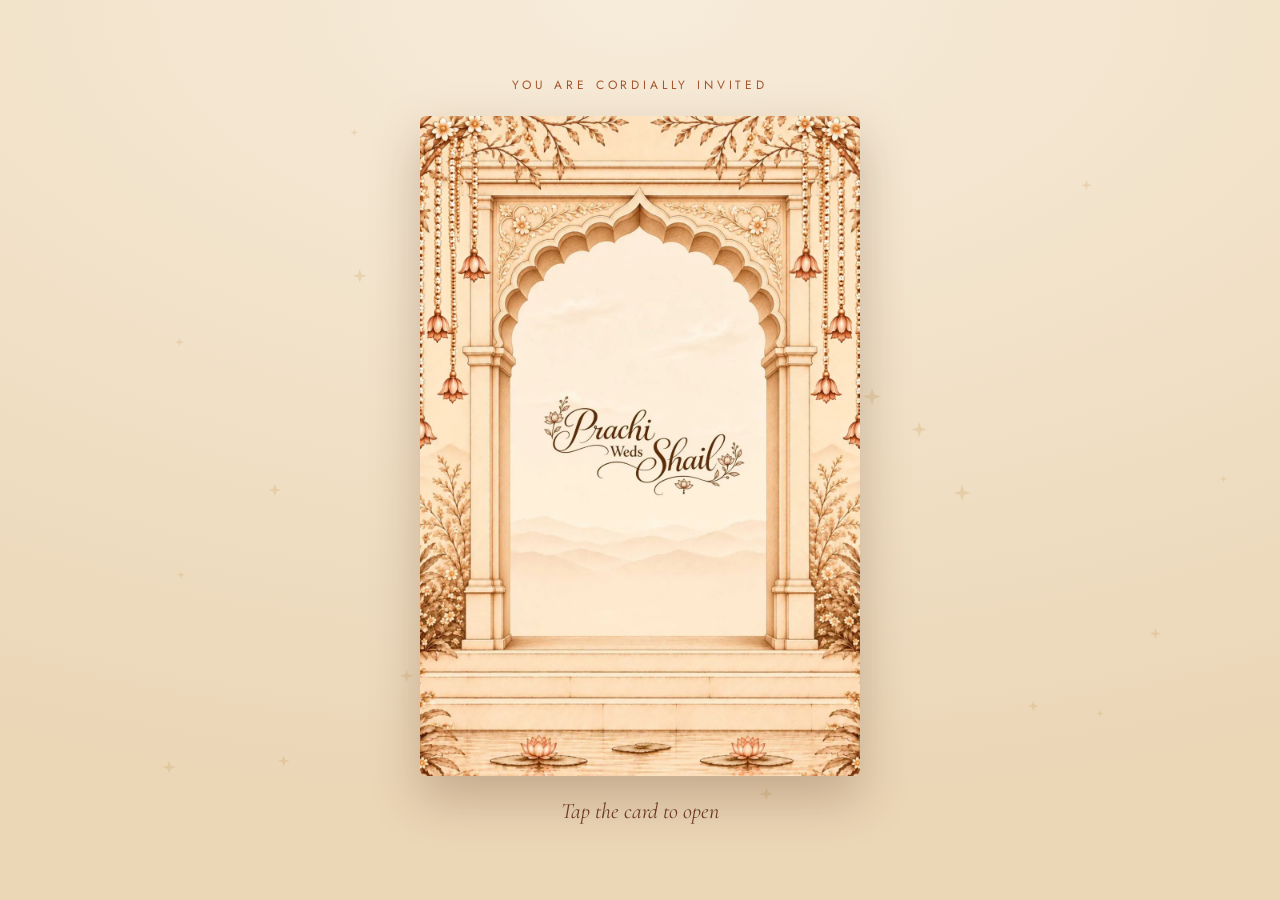
<file: index.html>
<!doctype html>
<html lang="en">
<head>
<meta charset="utf-8">
<meta name="viewport" content="width=device-width, initial-scale=1, viewport-fit=cover">
<title>Prachi &amp; Shail Wedding Invite</title>
<link rel="icon" href="data:,">
<link rel="preload" href="cards/cover-base.webp" as="image" type="image/webp" fetchpriority="high">
<link rel="preconnect" href="https://fonts.googleapis.com">
<link rel="preconnect" href="https://fonts.gstatic.com" crossorigin>
<link rel="stylesheet" href="https://fonts.googleapis.com/css2?family=Cormorant+Garamond:ital,wght@1,500&family=Jost:wght@400;500&display=swap">
<link rel="stylesheet" href="invite.css?v=20261111">
<meta name="description" content="With joy in our hearts, we warmly request the honour of your presence as we celebrate the wedding of Prachi and Shail. 23 to 25 December 2026, Anand, Gujarat.">
<meta name="theme-color" content="#f7ecda">
<meta property="og:type" content="website">
<meta property="og:site_name" content="Prachi &amp; Shail">
<meta property="og:title" content="Prachi &amp; Shail | Wedding Invitation">
<meta property="og:description" content="With joy in our hearts, we warmly request the honour of your presence as we celebrate the wedding of Prachi and Shail. 23 to 25 December 2026, Anand, Gujarat.">
<meta property="og:image" content="https://ppanchasara.github.io/prachi-weds-shail/og-image.jpg">
<meta property="og:image:secure_url" content="https://ppanchasara.github.io/prachi-weds-shail/og-image.jpg">
<meta property="og:image:type" content="image/jpeg">
<meta property="og:image:width" content="1200">
<meta property="og:image:height" content="630">
<meta property="og:image:alt" content="Prachi weds Shail wedding invitation">
<meta property="og:url" content="https://ppanchasara.github.io/prachi-weds-shail/">
<meta name="twitter:card" content="summary_large_image">
<meta name="twitter:title" content="Prachi &amp; Shail | Wedding Invitation">
<meta name="twitter:description" content="With joy in our hearts, we warmly request the honour of your presence as we celebrate the wedding of Prachi and Shail. 23 to 25 December 2026, Anand, Gujarat.">
<meta name="twitter:image" content="https://ppanchasara.github.io/prachi-weds-shail/og-image.jpg">
</head>
<body>

<div class="sky" id="sky" aria-hidden="true"></div>
<canvas id="petals" aria-hidden="true"></canvas>

<main style="height:100%">
  <section class="stage" id="stage" aria-label="Invitation cards" inert>
    <div class="bar">
      <button class="round back" id="back" type="button" aria-label="Back to the envelope" title="Back to the envelope"><svg viewBox="0 0 24 24" fill="none" stroke="currentColor" stroke-width="1.6" stroke-linecap="round" stroke-linejoin="round" aria-hidden="true"><rect x="3" y="5" width="18" height="14" rx="2"/><path d="M3 7l9 6 9-6"/></svg></button>
      <button class="round sound" id="sound" type="button" aria-pressed="true" aria-label="Mute music" title="Mute music"><svg viewBox="0 0 24 24" fill="none" stroke="currentColor" stroke-width="1.6" stroke-linecap="round" stroke-linejoin="round" aria-hidden="true"><path d="M4 9.5h3.5L12 5.5v13l-4.5-4H4z"/><path class="on" d="M15.5 9a4 4 0 0 1 0 6M18 6.5a7.5 7.5 0 0 1 0 11"/><path class="off" d="M16 9.5l5 5M21 9.5l-5 5"/></svg></button>
    </div>
    <nav class="tabs" id="tabs" aria-label="Invitation sections"></nav>
    <div class="viewport">
      <div class="track" id="track" tabindex="0" aria-label="Invitation cards: tap or swipe for the next one, pinch to zoom in">
        <article class="slide" data-tab="Wedding" data-sub="25 Dec" data-where="Aarambh Party Plot, B/h Akshar Farm, Anand" data-q="Aarambh party plot Anand" data-ll="22.5459774,72.9492228" data-pid="ChIJVSWIbZpNXjkR03FnlwYd9Co">
          <picture><source srcset="cards/wedding.webp" type="image/webp"><img src="cards/wedding.jpg" alt="Mangal Parinay of Prachi and Shail, 25 December 2026. Jaan Aagman 5:00 pm, Hast Melap 6:00 pm, followed by dinner, at Aarambh Party Plot, behind Akshar Farm, Anand. No gifts, only blessings." decoding="async" fetchpriority="low"></picture>
        </article>
        <article class="slide" data-tab="Mehendi" data-sub="23 Dec" data-where="Kalrav Nature Park, Vehrakhadi, Anand" data-q="Kalrav Nature Park Kherda" data-ll="22.524055,73.088278" data-pid="ChIJD9JkPAA1XjkRq6c7IEMFHyQ">
          <picture><source srcset="cards/mehendi.webp" type="image/webp"><img src="cards/mehendi.jpg" alt="Mehendi ka Rang, 23 December 2026 at 5:00 pm, followed by dinner, at Kalrav Nature Park, Vehrakhadi, Anand." decoding="async" fetchpriority="low"></picture>
        </article>
        <article class="slide" data-tab="Haldi" data-sub="24 Dec" data-where="Parijat Party Plot, B/h Akshar Farm, Anand" data-q="Parijat Party Plot Anand" data-ll="22.5476311,72.9488855" data-pid="ChIJh4Avbj5NXjkRNtnHjWjsErw">
          <picture><source srcset="cards/haldi.webp" type="image/webp"><img src="cards/haldi.jpg" alt="Mangalik Avsaro: Grah Shanti, Mandap Muhurt and Haldi on 24 December 2026 from 8:00 am, followed by lunch, at Parijat, behind Akshar Farm, Anand." decoding="async" fetchpriority="low"></picture>
        </article>
        <article class="slide" data-tab="Sangeet" data-sub="24 Dec" data-where="Aarambh Party Plot, B/h Akshar Farm, Anand" data-q="Aarambh party plot Anand" data-ll="22.5459774,72.9492228" data-pid="ChIJVSWIbZpNXjkR03FnlwYd9Co">
          <picture><source srcset="cards/sangeet.webp" type="image/webp"><img src="cards/sangeet.jpg" alt="Sangeet Soirée, 24 December 2026 at 6:30 pm, followed by dinner, at Aarambh Party Plot, behind Akshar Farm, Anand." decoding="async" fetchpriority="low"></picture>
        </article>
        <article class="slide" data-tab="Warm regards" data-sub="With love" data-where="" data-q="">
          <picture><source srcset="cards/regards.webp" type="image/webp"><img src="cards/regards.jpg" alt="Prachi weds Shail. Warm regards from Hansa and Yoginbhai Panchasara, Jagruti and Ar. Dhaval Panchasara, Hansu Associates, Anand." decoding="async" fetchpriority="low"></picture>
        </article>
      </div>
      <button class="arrow prev" id="prev" type="button" aria-label="Previous card">&#8249;</button>
      <button class="arrow next" id="next" type="button" aria-label="Next card">&#8250;</button>
    </div>
    <p class="hint-line" id="hint-line">Tap or swipe the card to shuffle</p>
    <div class="foot" id="foot" hidden>
      <p class="where" id="where"></p>
      <a class="go" id="go" href="#" target="_blank" rel="noopener">View location</a>
    </div>
  </section>
</main>

<section class="intro" id="intro" aria-label="Wedding invitation cover">
  <p class="eyebrow">You are cordially invited</p>
  <button class="envelope" id="open" type="button" aria-label="Open the invitation">
    <picture><source srcset="cards/cover-base.webp" type="image/webp"><img src="cards/cover-base.jpg" alt="Prachi weds Shail, written inside a carved sandstone arch hung with garlands of brass bells" fetchpriority="high"></picture>
    <img class="bell" src="cards/bells/bell-l5.webp" alt="" style="left:-4.000%;top:15.879%;width:8.091%;height:34.727%;--ox:49.4%;--oy:0.5%;--a0:0.0deg;--a1:-1.5deg;--dur:3.65s;--delay:-0.55s">
    <img class="bell" src="cards/bells/bell-r5.webp" alt="" style="left:95.909%;top:15.879%;width:8.273%;height:34.727%;--ox:49.5%;--oy:0.5%;--a0:0.0deg;--a1:1.5deg;--dur:4.11s;--delay:-0.30s">
    <img class="bell" src="cards/bells/bell-l234.webp" alt="" style="left:1.455%;top:5.879%;width:10.091%;height:37.939%;--ox:48.6%;--oy:1.3%;--a0:0.0deg;--a1:-1.5deg;--dur:3.95s;--delay:-1.44s">
    <img class="bell" src="cards/bells/bell-l1.webp" alt="" style="left:8.455%;top:5.576%;width:8.000%;height:19.818%;--ox:47.7%;--oy:0.9%;--a0:-1.4deg;--a1:1.4deg;--dur:3.28s;--delay:-1.66s">
    <img class="bell" src="cards/bells/bell-r234.webp" alt="" style="left:88.455%;top:5.879%;width:10.091%;height:37.879%;--ox:50.5%;--oy:1.3%;--a0:-0.0deg;--a1:1.5deg;--dur:3.25s;--delay:-1.41s">
    <img class="bell" src="cards/bells/bell-r1.webp" alt="" style="left:83.545%;top:5.576%;width:8.000%;height:19.758%;--ox:51.1%;--oy:0.9%;--a0:1.4deg;--a1:-1.4deg;--dur:3.30s;--delay:-0.30s">
  </button>
  <p class="hint">Tap the card to open</p>
</section>

<audio id="music" src="music.mp3" loop preload="auto"></audio>
<script src="invite.js?v=20261111"></script>

</body>
</html>
</file>
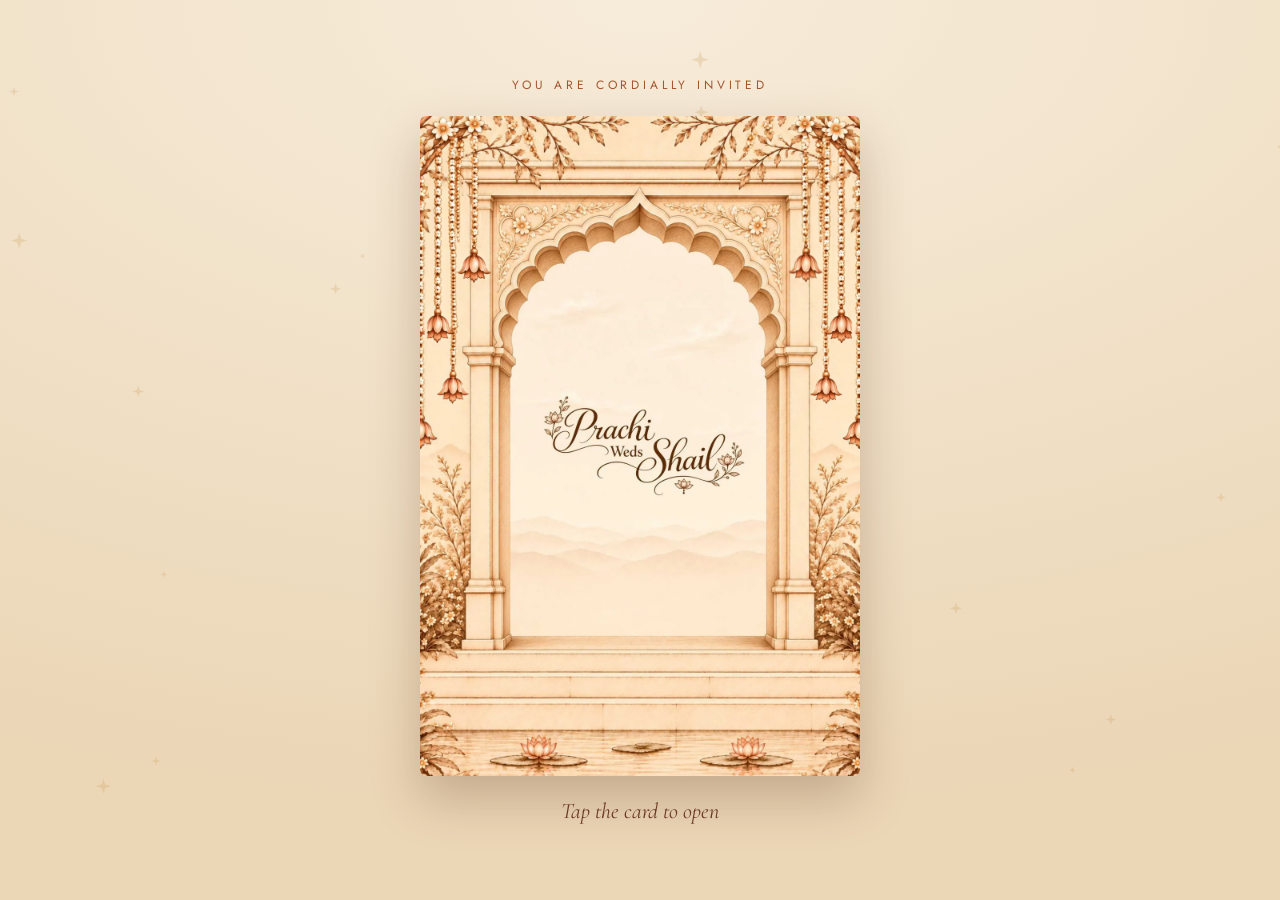
<file: grah-shanti-wedding/index.html>
<!doctype html>
<html lang="en">
<head>
<meta charset="utf-8">
<meta name="viewport" content="width=device-width, initial-scale=1, viewport-fit=cover">
<title>Prachi &amp; Shail Wedding Invite</title>
<link rel="icon" href="data:,">
<link rel="preload" href="../cards/cover-base.webp" as="image" type="image/webp" fetchpriority="high">
<link rel="preconnect" href="https://fonts.googleapis.com">
<link rel="preconnect" href="https://fonts.gstatic.com" crossorigin>
<link rel="stylesheet" href="https://fonts.googleapis.com/css2?family=Cormorant+Garamond:ital,wght@1,500&family=Jost:wght@400;500&display=swap">
<link rel="stylesheet" href="../invite.css?v=20261111">
<meta name="description" content="With joy in our hearts, we warmly request the honour of your presence as we celebrate the wedding of Prachi and Shail. Mangalik Avsaro on 24 December, Mangal Parinay on 25 December 2026, Anand.">
<meta name="theme-color" content="#f7ecda">
<meta property="og:type" content="website">
<meta property="og:site_name" content="Prachi &amp; Shail">
<meta property="og:title" content="Prachi &amp; Shail | Wedding Invitation">
<meta property="og:description" content="With joy in our hearts, we warmly request the honour of your presence as we celebrate the wedding of Prachi and Shail. Mangalik Avsaro on 24 December, Mangal Parinay on 25 December 2026, Anand.">
<meta property="og:image" content="https://ppanchasara.github.io/prachi-weds-shail/grah-shanti-wedding/og-image.jpg">
<meta property="og:image:secure_url" content="https://ppanchasara.github.io/prachi-weds-shail/grah-shanti-wedding/og-image.jpg">
<meta property="og:image:type" content="image/jpeg">
<meta property="og:image:width" content="1200">
<meta property="og:image:height" content="630">
<meta property="og:image:alt" content="Prachi weds Shail wedding invitation">
<meta property="og:url" content="https://ppanchasara.github.io/prachi-weds-shail/grah-shanti-wedding/">
<meta name="twitter:card" content="summary_large_image">
<meta name="twitter:title" content="Prachi &amp; Shail | Wedding Invitation">
<meta name="twitter:description" content="With joy in our hearts, we warmly request the honour of your presence as we celebrate the wedding of Prachi and Shail. Mangalik Avsaro on 24 December, Mangal Parinay on 25 December 2026, Anand.">
<meta name="twitter:image" content="https://ppanchasara.github.io/prachi-weds-shail/grah-shanti-wedding/og-image.jpg">
</head>
<body>

<div class="sky" id="sky" aria-hidden="true"></div>
<canvas id="petals" aria-hidden="true"></canvas>

<main style="height:100%">
  <section class="stage" id="stage" aria-label="Invitation cards" inert>
    <div class="bar">
      <button class="round back" id="back" type="button" aria-label="Back to the envelope" title="Back to the envelope"><svg viewBox="0 0 24 24" fill="none" stroke="currentColor" stroke-width="1.6" stroke-linecap="round" stroke-linejoin="round" aria-hidden="true"><rect x="3" y="5" width="18" height="14" rx="2"/><path d="M3 7l9 6 9-6"/></svg></button>
      <button class="round sound" id="sound" type="button" aria-pressed="true" aria-label="Mute music" title="Mute music"><svg viewBox="0 0 24 24" fill="none" stroke="currentColor" stroke-width="1.6" stroke-linecap="round" stroke-linejoin="round" aria-hidden="true"><path d="M4 9.5h3.5L12 5.5v13l-4.5-4H4z"/><path class="on" d="M15.5 9a4 4 0 0 1 0 6M18 6.5a7.5 7.5 0 0 1 0 11"/><path class="off" d="M16 9.5l5 5M21 9.5l-5 5"/></svg></button>
    </div>
    <nav class="tabs" id="tabs" aria-label="Invitation sections"></nav>
    <div class="viewport">
      <div class="track" id="track" tabindex="0" aria-label="Invitation cards: tap or swipe for the next one, pinch to zoom in">
        <article class="slide" data-tab="Wedding" data-sub="25 Dec" data-where="Aarambh Party Plot, B/h Akshar Farm, Anand" data-q="Aarambh party plot Anand" data-ll="22.5459774,72.9492228" data-pid="ChIJVSWIbZpNXjkR03FnlwYd9Co">
          <picture><source srcset="../cards/wedding.webp" type="image/webp"><img src="../cards/wedding.jpg" alt="Mangal Parinay of Prachi and Shail, 25 December 2026. Jaan Aagman 5:00 pm, Hast Melap 6:00 pm, followed by dinner, at Aarambh Party Plot, behind Akshar Farm, Anand. No gifts, only blessings." decoding="async" fetchpriority="low"></picture>
        </article>
        <article class="slide" data-tab="Grah Shanti" data-sub="24 Dec" data-where="Parijat Party Plot, B/h Akshar Farm, Anand" data-q="Parijat Party Plot Anand" data-ll="22.5476311,72.9488855" data-pid="ChIJh4Avbj5NXjkRNtnHjWjsErw">
          <picture><source srcset="../cards/haldi.webp" type="image/webp"><img src="../cards/haldi.jpg" alt="Mangalik Avsaro: Grah Shanti, Mandap Muhurt and Haldi on 24 December 2026 from 8:00 am, followed by lunch, at Parijat, behind Akshar Farm, Anand." decoding="async" fetchpriority="low"></picture>
        </article>
        <article class="slide" data-tab="Warm regards" data-sub="With love" data-where="" data-q="">
          <picture><source srcset="../cards/regards.webp" type="image/webp"><img src="../cards/regards.jpg" alt="Prachi weds Shail. Warm regards from Hansa and Yoginbhai Panchasara, Jagruti and Ar. Dhaval Panchasara, Hansu Associates, Anand." decoding="async" fetchpriority="low"></picture>
        </article>
      </div>
      <button class="arrow prev" id="prev" type="button" aria-label="Previous card">&#8249;</button>
      <button class="arrow next" id="next" type="button" aria-label="Next card">&#8250;</button>
    </div>
    <p class="hint-line" id="hint-line">Tap or swipe the card to shuffle</p>
    <div class="foot" id="foot" hidden>
      <p class="where" id="where"></p>
      <a class="go" id="go" href="#" target="_blank" rel="noopener">View location</a>
    </div>
  </section>
</main>

<section class="intro" id="intro" aria-label="Wedding invitation cover">
  <p class="eyebrow">You are cordially invited</p>
  <button class="envelope" id="open" type="button" aria-label="Open the invitation">
    <picture><source srcset="../cards/cover-base.webp" type="image/webp"><img src="../cards/cover-base.jpg" alt="Prachi weds Shail, written inside a carved sandstone arch hung with garlands of brass bells" fetchpriority="high"></picture>
    <img class="bell" src="../cards/bells/bell-l5.webp" alt="" style="left:-4.000%;top:15.879%;width:8.091%;height:34.727%;--ox:49.4%;--oy:0.5%;--a0:0.0deg;--a1:-1.5deg;--dur:3.65s;--delay:-0.55s">
    <img class="bell" src="../cards/bells/bell-r5.webp" alt="" style="left:95.909%;top:15.879%;width:8.273%;height:34.727%;--ox:49.5%;--oy:0.5%;--a0:0.0deg;--a1:1.5deg;--dur:4.11s;--delay:-0.30s">
    <img class="bell" src="../cards/bells/bell-l234.webp" alt="" style="left:1.455%;top:5.879%;width:10.091%;height:37.939%;--ox:48.6%;--oy:1.3%;--a0:0.0deg;--a1:-1.5deg;--dur:3.95s;--delay:-1.44s">
    <img class="bell" src="../cards/bells/bell-l1.webp" alt="" style="left:8.455%;top:5.576%;width:8.000%;height:19.818%;--ox:47.7%;--oy:0.9%;--a0:-1.4deg;--a1:1.4deg;--dur:3.28s;--delay:-1.66s">
    <img class="bell" src="../cards/bells/bell-r234.webp" alt="" style="left:88.455%;top:5.879%;width:10.091%;height:37.879%;--ox:50.5%;--oy:1.3%;--a0:-0.0deg;--a1:1.5deg;--dur:3.25s;--delay:-1.41s">
    <img class="bell" src="../cards/bells/bell-r1.webp" alt="" style="left:83.545%;top:5.576%;width:8.000%;height:19.758%;--ox:51.1%;--oy:0.9%;--a0:1.4deg;--a1:-1.4deg;--dur:3.30s;--delay:-0.30s">
  </button>
  <p class="hint">Tap the card to open</p>
</section>

<audio id="music" src="../music.mp3" loop preload="auto"></audio>
<script src="../invite.js?v=20261111"></script>

</body>
</html>
</file>
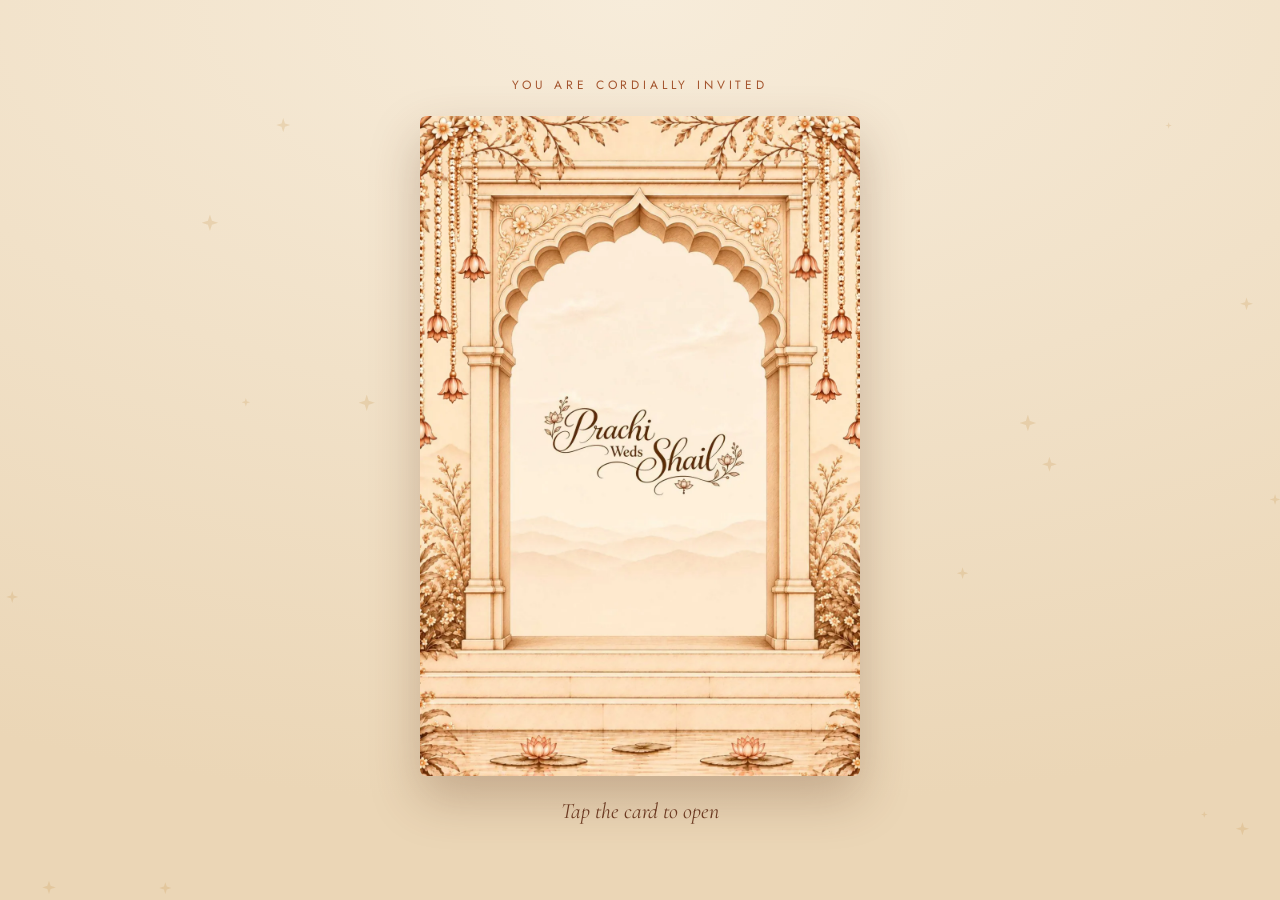
<file: wedding/index.html>
<!doctype html>
<html lang="en">
<head>
<meta charset="utf-8">
<meta name="viewport" content="width=device-width, initial-scale=1, viewport-fit=cover">
<title>Prachi &amp; Shail Wedding</title>
<link rel="icon" href="data:,">
<link rel="preload" href="../cards/cover-base.webp" as="image" type="image/webp" fetchpriority="high">
<link rel="preconnect" href="https://fonts.googleapis.com">
<link rel="preconnect" href="https://fonts.gstatic.com" crossorigin>
<link rel="stylesheet" href="https://fonts.googleapis.com/css2?family=Cormorant+Garamond:ital,wght@1,500&family=Jost:wght@400;500&display=swap">
<link rel="stylesheet" href="../invite.css?v=20261111">
<meta name="description" content="With joy in our hearts, we warmly request the honour of your presence at the wedding of Prachi and Shail. 25 December 2026, Jaan Aagman 5:00 pm, Aarambh Party Plot, Anand.">
<meta name="theme-color" content="#f7ecda">
<meta property="og:type" content="website">
<meta property="og:site_name" content="Prachi &amp; Shail">
<meta property="og:title" content="Prachi &amp; Shail | Wedding Invitation">
<meta property="og:description" content="With joy in our hearts, we warmly request the honour of your presence at the wedding of Prachi and Shail. 25 December 2026, Jaan Aagman 5:00 pm, Aarambh Party Plot, Anand.">
<meta property="og:image" content="https://ppanchasara.github.io/prachi-weds-shail/wedding/og-image.jpg">
<meta property="og:image:secure_url" content="https://ppanchasara.github.io/prachi-weds-shail/wedding/og-image.jpg">
<meta property="og:image:type" content="image/jpeg">
<meta property="og:image:width" content="1200">
<meta property="og:image:height" content="630">
<meta property="og:image:alt" content="Prachi weds Shail wedding invitation">
<meta property="og:url" content="https://ppanchasara.github.io/prachi-weds-shail/wedding/">
<meta name="twitter:card" content="summary_large_image">
<meta name="twitter:title" content="Prachi &amp; Shail | Wedding Invitation">
<meta name="twitter:description" content="With joy in our hearts, we warmly request the honour of your presence at the wedding of Prachi and Shail. 25 December 2026, Jaan Aagman 5:00 pm, Aarambh Party Plot, Anand.">
<meta name="twitter:image" content="https://ppanchasara.github.io/prachi-weds-shail/wedding/og-image.jpg">
</head>
<body>

<div class="sky" id="sky" aria-hidden="true"></div>
<canvas id="petals" aria-hidden="true"></canvas>

<main style="height:100%">
  <section class="stage" id="stage" aria-label="Invitation cards" inert>
    <div class="bar">
      <button class="round back" id="back" type="button" aria-label="Back to the envelope" title="Back to the envelope"><svg viewBox="0 0 24 24" fill="none" stroke="currentColor" stroke-width="1.6" stroke-linecap="round" stroke-linejoin="round" aria-hidden="true"><rect x="3" y="5" width="18" height="14" rx="2"/><path d="M3 7l9 6 9-6"/></svg></button>
      <button class="round sound" id="sound" type="button" aria-pressed="true" aria-label="Mute music" title="Mute music"><svg viewBox="0 0 24 24" fill="none" stroke="currentColor" stroke-width="1.6" stroke-linecap="round" stroke-linejoin="round" aria-hidden="true"><path d="M4 9.5h3.5L12 5.5v13l-4.5-4H4z"/><path class="on" d="M15.5 9a4 4 0 0 1 0 6M18 6.5a7.5 7.5 0 0 1 0 11"/><path class="off" d="M16 9.5l5 5M21 9.5l-5 5"/></svg></button>
    </div>
    <nav class="tabs" id="tabs" aria-label="Invitation sections"></nav>
    <div class="viewport">
      <div class="track" id="track" tabindex="0" aria-label="Invitation cards: tap or swipe for the next one, pinch to zoom in">
        <article class="slide" data-tab="Wedding" data-sub="25 Dec" data-where="Aarambh Party Plot, B/h Akshar Farm, Anand" data-q="Aarambh party plot Anand" data-ll="22.5459774,72.9492228" data-pid="ChIJVSWIbZpNXjkR03FnlwYd9Co">
          <picture><source srcset="../cards/wedding.webp" type="image/webp"><img src="../cards/wedding.jpg" alt="Mangal Parinay of Prachi and Shail, 25 December 2026. Jaan Aagman 5:00 pm, Hast Melap 6:00 pm, followed by dinner, at Aarambh Party Plot, behind Akshar Farm, Anand. No gifts, only blessings." decoding="async" fetchpriority="low"></picture>
        </article>
        <article class="slide" data-tab="Warm regards" data-sub="With love" data-where="" data-q="">
          <picture><source srcset="../cards/regards.webp" type="image/webp"><img src="../cards/regards.jpg" alt="Prachi weds Shail. Warm regards from Hansa and Yoginbhai Panchasara, Jagruti and Ar. Dhaval Panchasara, Hansu Associates, Anand." decoding="async" fetchpriority="low"></picture>
        </article>
      </div>
      <button class="arrow prev" id="prev" type="button" aria-label="Previous card">&#8249;</button>
      <button class="arrow next" id="next" type="button" aria-label="Next card">&#8250;</button>
    </div>
    <p class="hint-line" id="hint-line">Tap or swipe the card to shuffle</p>
    <div class="foot" id="foot" hidden>
      <p class="where" id="where"></p>
      <a class="go" id="go" href="#" target="_blank" rel="noopener">View location</a>
    </div>
  </section>
</main>

<section class="intro" id="intro" aria-label="Wedding invitation cover">
  <p class="eyebrow">You are cordially invited</p>
  <button class="envelope" id="open" type="button" aria-label="Open the invitation">
    <picture><source srcset="../cards/cover-base.webp" type="image/webp"><img src="../cards/cover-base.jpg" alt="Prachi weds Shail, written inside a carved sandstone arch hung with garlands of brass bells" fetchpriority="high"></picture>
    <img class="bell" src="../cards/bells/bell-l5.webp" alt="" style="left:-4.000%;top:15.879%;width:8.091%;height:34.727%;--ox:49.4%;--oy:0.5%;--a0:0.0deg;--a1:-1.5deg;--dur:3.65s;--delay:-0.55s">
    <img class="bell" src="../cards/bells/bell-r5.webp" alt="" style="left:95.909%;top:15.879%;width:8.273%;height:34.727%;--ox:49.5%;--oy:0.5%;--a0:0.0deg;--a1:1.5deg;--dur:4.11s;--delay:-0.30s">
    <img class="bell" src="../cards/bells/bell-l234.webp" alt="" style="left:1.455%;top:5.879%;width:10.091%;height:37.939%;--ox:48.6%;--oy:1.3%;--a0:0.0deg;--a1:-1.5deg;--dur:3.95s;--delay:-1.44s">
    <img class="bell" src="../cards/bells/bell-l1.webp" alt="" style="left:8.455%;top:5.576%;width:8.000%;height:19.818%;--ox:47.7%;--oy:0.9%;--a0:-1.4deg;--a1:1.4deg;--dur:3.28s;--delay:-1.66s">
    <img class="bell" src="../cards/bells/bell-r234.webp" alt="" style="left:88.455%;top:5.879%;width:10.091%;height:37.879%;--ox:50.5%;--oy:1.3%;--a0:-0.0deg;--a1:1.5deg;--dur:3.25s;--delay:-1.41s">
    <img class="bell" src="../cards/bells/bell-r1.webp" alt="" style="left:83.545%;top:5.576%;width:8.000%;height:19.758%;--ox:51.1%;--oy:0.9%;--a0:1.4deg;--a1:-1.4deg;--dur:3.30s;--delay:-0.30s">
  </button>
  <p class="hint">Tap the card to open</p>
</section>

<audio id="music" src="../music.mp3" loop preload="auto"></audio>
<script src="../invite.js?v=20261111"></script>

</body>
</html>
</file>
<file: invite.css>
/* Prachi & Shail invitation: shared by all three invite pages.
   Layout: an arched cover hung with swaying brass bells opens onto a stack of cards on warm parchment,
   with petals drifting down and sparkles twinkling behind. */
:root {
  --ground: #f7ecda;
  --ground-deep: #ebd6b6;
  --gold: #a4552e;
  --gold-soft: #6e3b23;
  --text: #5b3220;
  --on-accent: #fff8ee;
  --display: "Cormorant Garamond", "Cormorant", Georgia, serif;
  --body: "Jost", "Futura", "Century Gothic", system-ui, sans-serif;
  --gutter-l: max(clamp(8px, 2.5vw, 16px), env(safe-area-inset-left, 0px));
  --gutter-r: max(clamp(8px, 2.5vw, 16px), env(safe-area-inset-right, 0px));
  color-scheme: light;
  padding-top: env(safe-area-inset-top, 0px);
  padding-bottom: env(safe-area-inset-bottom, 0px);
}
* { box-sizing: border-box; }
[hidden] { display: none !important; }
img { max-width: 100%; }
html, body { height: 100%; }
html { overflow: hidden; overscroll-behavior: none; }   /* one-screen page: the tilted back cards must not let it wobble sideways */
body {
  margin: 0;
  background: radial-gradient(120% 90% at 50% 0%, var(--ground) 0%, var(--ground-deep) 100%) var(--ground-deep);
  color: var(--text);
  font-family: var(--body);
  padding: 12px var(--gutter-r) 12px var(--gutter-l);
  overflow: hidden;
}
button { font: inherit; color: inherit; }
:focus-visible { outline: 2px solid var(--gold-soft); outline-offset: 3px; }

/* ---------- Ambient layers ---------- */
.sky { position: fixed; inset: 0; z-index: 0; pointer-events: none; overflow: hidden; }
.spark {
  position: absolute; background: #c38d3f;
  clip-path: polygon(50% 0, 62% 38%, 100% 50%, 62% 62%, 50% 100%, 38% 62%, 0 50%, 38% 38%);
  opacity: .2; animation: twinkle var(--d, 3s) ease-in-out var(--delay, 0s) infinite;
}
@keyframes twinkle { 0%,100% { opacity: .12; transform: scale(.6) rotate(0deg); } 50% { opacity: .95; transform: scale(1.1) rotate(25deg); } }
#petals { position: fixed; inset: 0; width: 100%; height: 100%; z-index: 5; pointer-events: none; }

/* ---------- Cards screen ---------- */
.stage {
  position: relative; z-index: 1;
  height: 100%; display: flex; flex-direction: column; gap: 10px;
  max-width: 980px; margin: 0 auto;
}
.stage[inert] { visibility: hidden; }
.bar, .tabs, .hint-line, .foot { flex-shrink: 0; }

.bar { position: relative; min-height: 36px; }
.round {
  all: unset; cursor: pointer; position: absolute; top: 50%; translate: 0 -50%;
  width: 34px; height: 34px; border-radius: 50%; border: 1px solid rgba(164,85,46,.32);
  display: grid; place-items: center; color: var(--gold-soft); transition: background .25s, color .25s;
}
.round:hover { background: var(--gold); color: var(--on-accent); }
.round:focus-visible { outline: 2px solid var(--gold-soft); outline-offset: 2px; }
.round svg { width: 18px; height: 18px; }
.back { left: 0; }
.sound { right: 0; }
.sound .off { display: none; }
.sound[aria-pressed="false"] .on { display: none; }
.sound[aria-pressed="false"] .off { display: block; }

.tabs {
  display: flex; gap: 8px; overflow-x: auto; scrollbar-width: none;
  padding: 2px 0 6px; justify-content: safe center;
}
.tabs::-webkit-scrollbar { display: none; }
.tab {
  flex: 0 0 auto; cursor: pointer;
  background: transparent; border: 1px solid rgba(164,85,46,.32); border-radius: 999px;
  padding: 7px 14px; line-height: 1.15; text-align: center;
  font-family: var(--body); font-size: 12px; letter-spacing: .12em; text-transform: uppercase;
  color: var(--gold-soft);
  opacity: 0; transform: translateY(-8px);
  transition: background .25s, color .25s, border-color .25s;
}
.tab small { display: block; font-size: 10px; letter-spacing: .08em; opacity: .75; margin-top: 2px; text-transform: none; }
.tab[aria-current="true"] { background: var(--gold); border-color: var(--gold); color: var(--on-accent); }
.tab[aria-current="true"] small { opacity: .8; }
.stage.revealed .tab { animation: dropin .7s cubic-bezier(.2,.8,.2,1) both; animation-delay: calc(.3s + var(--i, 0) * 80ms); }
@keyframes dropin { from { opacity: 0; transform: translateY(-8px); } to { opacity: 1; transform: none; } }

/* the card stack: the top card is flat, the next two peek out tilted behind it */
.viewport { position: relative; flex: 1 1 0; min-height: 0; }
.track { position: relative; height: 100%; touch-action: none; user-select: none; -webkit-user-select: none; cursor: pointer; }
.track.ptr:focus-visible { outline: none; }   /* no focus ring after a touch or click, only for keyboard use */
.stage.cardzoom .track { cursor: grab; }
.slide {
  position: absolute; inset: 0; padding: clamp(6px, 2.5vw, 26px) clamp(4px, 2.5vw, 28px);
  --tx: 0px; --ty: 0px; --r: 0deg; --s: 1;
  transform: translate(var(--tx), var(--ty)) rotate(var(--r)) scale(var(--s));
  transform-origin: 50% 85%;
  z-index: calc(12 - var(--d, 0));
  transition: transform 1.1s cubic-bezier(.25,.8,.25,1), opacity .6s ease;
  will-change: transform;
}
.slide[data-d="1"] { --tx: 18px; --ty: -12px; --r: 3.5deg; --s: .97; }
.slide[data-d="2"] { --tx: -18px; --ty: -18px; --r: -3.5deg; --s: .94; }
.slide[data-d="3"] { --ty: -22px; --s: .9; opacity: 0; transition-delay: 0s, .3s; }
.slide.zoomed-in { overflow: hidden; }
.slide picture { display: contents; }
.slide img {
  display: block; width: 100%; height: 100%; object-fit: contain;
  filter: drop-shadow(0 14px 26px rgba(92,50,24,.26));
  opacity: 0; transform: translateY(26px) scale(.94);
  transition: opacity .7s ease, transform .9s cubic-bezier(.2,.8,.2,1);
}
.stage.revealed .slide img { opacity: 1; transform: none; }
/* cards behind are a little darker; set on the picture without a fade, since fading a filter makes phones repaint every frame */
.slide[data-d="1"] img { filter: drop-shadow(0 14px 26px rgba(92,50,24,.26)) brightness(.92); }
.slide[data-d="2"] img, .slide[data-d="3"] img { filter: drop-shadow(0 14px 26px rgba(92,50,24,.26)) brightness(.84); }
.slide.fly { animation: fly 1.2s cubic-bezier(.45,0,.25,1); }
.slide.flyin { animation: flyin 1.2s cubic-bezier(.2,.8,.2,1); }
/* swiped or tapped away: the card leaves from where the finger let go (--dx) towards the swipe (--fx), then tucks in behind */
@keyframes fly { 0% { transform: translateX(var(--dx, 0px)) rotate(var(--dr, 0deg)); z-index: 14; } 45% { transform: translateX(calc(112% * var(--fx, 1))) rotate(calc(11deg * var(--fx, 1))); z-index: 14; } 46% { z-index: 0; } 100% { z-index: 0; } }
@keyframes flyin { 0% { transform: translateX(-112%) rotate(-11deg); z-index: 14; } 100% { z-index: 14; } }

.arrow {
  display: none; position: absolute; top: 50%; translate: 0 -50%; z-index: 20;
  width: 44px; height: 44px; border-radius: 50%; cursor: pointer;
  background: rgba(247,236,218,.88); border: 1px solid rgba(164,85,46,.45); color: var(--gold-soft);
  font-size: 20px; line-height: 1;
}
.arrow:hover { background: var(--gold); color: var(--on-accent); }
.arrow.prev { left: 0; }
.arrow.next { right: 0; }
@media (min-width: 760px) { .arrow { display: block; } }

.hint-line { text-align: center; font-size: 12px; letter-spacing: .1em; color: var(--gold-soft); opacity: .8; margin: 0; }
.foot { display: flex; flex-direction: column; align-items: center; gap: 6px; min-height: 64px; justify-content: center; }
.where { font-size: 13px; color: var(--text); opacity: .85; text-align: center; margin: 0; text-wrap: balance; }
.go {
  display: inline-flex; align-items: center; gap: 8px; text-decoration: none; cursor: pointer;
  background: var(--gold); color: var(--on-accent);
  font-family: var(--body); font-weight: 500; font-size: 13px; letter-spacing: .14em; text-transform: uppercase;
  padding: 11px 20px; border-radius: 999px; transition: background .2s;
}
.go:hover { background: var(--gold-soft); }

/* ---------- Envelope (cover) ---------- */
.intro {
  position: fixed; inset: 0; z-index: 20;
  display: flex; flex-direction: column; align-items: center; justify-content: center; gap: 22px; text-align: center;
  padding: 12px var(--gutter-r) 12px var(--gutter-l);
  transition: opacity .7s ease, transform .9s ease;
}
.intro.leaving { opacity: 0; transform: scale(1.12) translateY(-2%); pointer-events: none; }
.eyebrow { font-family: var(--body); font-size: 12px; letter-spacing: .32em; text-transform: uppercase; color: var(--gold); margin: 0; }
.envelope {
  all: unset; cursor: pointer; position: relative; display: block; overflow: hidden;
  width: min(100%, 440px, calc((100vh - 190px) * .667));
  width: min(100%, 440px, calc((100dvh - 190px) * .667));
  border-radius: 6px;
  box-shadow: 0 22px 50px rgba(92,50,24,.28);
  transition: transform .35s ease;
}
.envelope:hover { transform: translateY(-3px); }
.envelope:focus-visible { outline: 2px solid var(--gold-soft); outline-offset: 6px; }
.envelope picture { display: contents; }
.envelope img { display: block; width: 100%; height: auto; border-radius: 6px; }
/* the brass bells on the garlands sway gently from where they hang */
.envelope .bell {
  position: absolute; max-width: none; border-radius: 0; pointer-events: none;
  transform-origin: var(--ox) var(--oy); animation: sway var(--dur) ease-in-out var(--delay) infinite alternate; will-change: transform;
}
@keyframes sway { from { transform: rotate(var(--a0)); } to { transform: rotate(var(--a1)); } }
.hint { font-family: var(--display); font-style: italic; font-size: 22px; color: var(--gold-soft); margin: 0; animation: breathe 2.6s ease-in-out infinite; }
@keyframes breathe { 0%,100% { opacity: .5 } 50% { opacity: 1 } }

@media (prefers-reduced-motion: reduce) {
  .intro, .envelope, .slide, .slide img, .tab { transition: none; }
  .spark, .hint, .envelope .bell { animation: none; }
  .stage.revealed .tab { animation: none; opacity: 1; transform: none; }
  .slide.fly, .slide.flyin { animation: none; }
}
</file>
